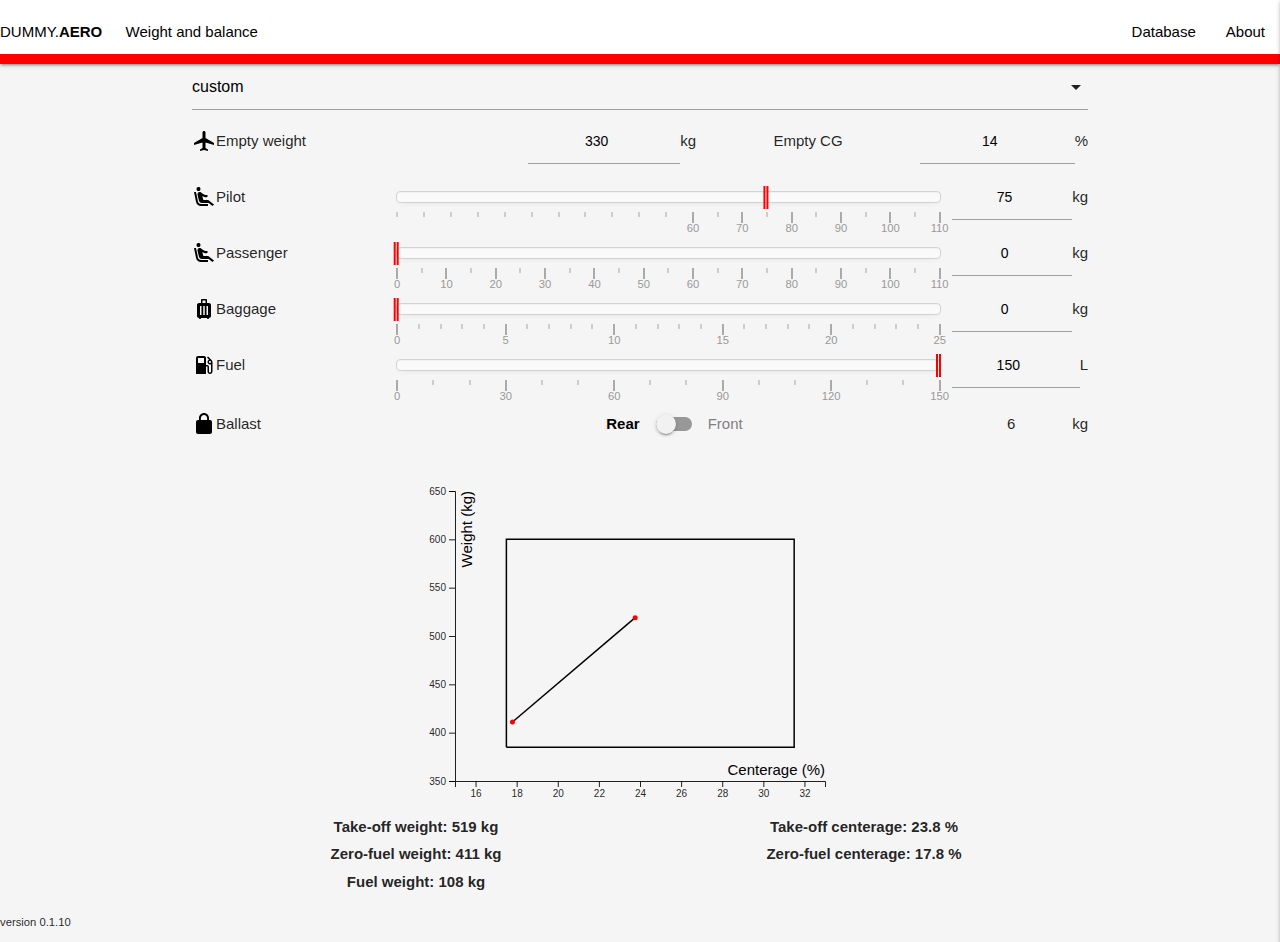
<file: index.html>
<html lang="en">

<head>
    <meta charset="UTF-8">
    <meta name="viewport" content="width=device-width, initial-scale=1.0, maximum-scale=1.0, initial-scale=1.0">
    <meta http-equiv="X-UA-Compatible" content="ie=edge">
    <title>DUMMY.AERO Weight and Balance</title>

    <!-- materialize icons, css & js -->
    <link type="text/css" href="./css/materialize.min.css" rel="stylesheet">
    <link type="text/css" href="./css/nouislider.min.css" rel="stylesheet">
    <link type="text/css" href="./css/styles.css" rel="stylesheet">
    <link rel="manifest" href="./manifest.json">

    <!-- ios support -->
    <link rel="apple-touch-icon" href="./img/icons/icon-96x96.png">
    <meta name="apple-mobile-web-app-status-bar" content="#f5f5f5">
    <meta name="theme-color" content="#f44336">
</head>

<body class="grey lighten-4">
    <!-- navbar -->
    <header>
        <nav class="nav-wrapper white">
            <a class="brand-logo black-text left">DUMMY.<span>AERO</span> &emsp; Weight and balance</a>
            <a href="#" class="sidenav-trigger right valign-wrapper" data-target="mobile-links">
                <img src="./img/google-icons/menu-24px.svg">
            </a>
            <ul class="right hide-on-med-and-down">
                <li><a class="black-text" href="./database.html">Database</a></li>
                <li><a class="black-text" href="./about.html">About</a></li>
            </ul>
        </nav>
        <ul class="sidenav" id="mobile-links">
            <li><a class="black-text" href="./database.html">Database</a></li>
            <li><a class="black-text" href="./about.html">About</a></li>
        </ul>
    </header>

    <!-- Input section -->
    <div class="container">
        <div>
            <select id="selector-msn"></select>
        </div>
        <!-- Empty weight and moment -->
        <div class="row valign-wrapper">
            <div class="col s6 icons">
                <img src="./img/google-icons/airplanemode_active-24px.svg" class="standard-icon">Empty weight
            </div>
            <div class="col s3 input-elements">
                <input class="center" type="number" id="input-empty-weight">
                <span id="unit">kg</span>
            </div>
            <div class="col s4 center">Empty CG
            </div>
            <div class="col s3 input-elements">
                <input class="center" type="number" id="input-start-cg" step=0.1>
                <span id="unit">%</span>
            </div>
        </div>

        <!-- Pilot -->
        <div class="row valign-wrapper">
            <div class="col s4 m3 icons">
                <img src="./img/google-icons/airline_seat_recline_extra-24px.svg" class="standard-icon">Pilot
            </div>
            <div class="col s8 m8 slider-element">
                <div id="slider-pilot"></div>
            </div>
            <div class="col s2 m2 input-elements">
                <input class="center" type="number" id="input-pilot">
                <span id="unit">kg</span>
            </div>
        </div>

        <!-- Passenger -->
        <div class="row valign-wrapper">
            <div class="col s4 m3 icons">
                <img src="./img/google-icons/airline_seat_recline_extra-24px.svg" class="standard-icon" id="icon-pax">
                <img src="./img/google-icons/error_outline_black_24dp.svg" class="warning-icon"
                    id="warning-pax">Passenger
            </div>
            <div class="col s8 m8 slider-element">
                <div id="slider-passenger"></div>
            </div>
            <div class="col s2 m2 input-elements">
                <input class="center" type="number" id="input-passenger">
                <span id="unit">kg</span>
            </div>
        </div>

        <!-- Baggage -->
        <div class="row valign-wrapper">
            <div class="col s4 m3 icons">
                <img src="./img/google-icons/luggage-24px.svg" class="standard-icon" id="icon-baggage">
                <img src="./img/google-icons/error_outline_black_24dp.svg" class="warning-icon"
                    id="warning-baggage">Baggage
            </div>
            <div class="col s8 m8 slider-element">
                <div id="slider-baggage"></div>
                <div id="limiter-box-baggage"></div>
            </div>
            <div class="col s2 m2 input-elements">
                <input class="center" type="number" id="input-baggage">
                <span id="unit">kg</span>
            </div>
        </div>

        <!-- Fuel -->
        <div class="row valign-wrapper">
            <div class="col s4 m3 icons">
                <img src="./img/google-icons/local_gas_station-24px.svg" class="standard-icon" id="icon-fuel">
                <img src="./img/google-icons/error_outline_black_24dp.svg" class="warning-icon" id="warning-fuel">Fuel
            </div>
            <div class="col s8 m8 slider-element">
                <div id="slider-fuel"></div>
                <div id="limiter-box-fuel"></div>
            </div>
            <div class="col s2 m2 input-elements">
                <input class="center" type="number" id="input-fuel">
                <span id="unit">L</span>
            </div>
        </div>

        <!-- Switch ballast -->
        <div class="row valign-wrapper">
            <div class="col s4 m3 icons">
                <img src="./img/google-icons/ballast-24px.svg" class="standard-icon">Ballast
            </div>
            <div class="col s8 m8">
                <div class="switch">
                    <span id="rear-label-ballast">Rear</span>
                    <label>
                        <input type="checkbox" id="switch-ballast">
                        <span class="lever"></span>
                    </label>
                    <span id="front-label-ballast" style="font-weight: bold; color: black;">Front</span>
                </div>
            </div>
            <div class="col s2 m2 input-elements">
                <p class="value">6</p>
                <p class="unit">kg</p>
            </div>
        </div>

        <!-- Warnings -->
        <div class="row warning" id="warning-text-pax" style="display: none;">Occupants weight > 200kg</div>
        <div class="row warning" id="warning-text-baggage" style="display: none;">Baggage weight > 15kg with 2 occupants</div>
        <div class="row warning" id="warning-text-fuel" style="display: none;">Fuel quantity > 100L with 2 occupants</div>

        <!-- Result section -->
        <div class="row center">
            <div id="figure_area"></div>
        </div>

        <div class="row center text-output">
            <p class="col s6 " id="weightTO-output"></p>
            <p class="col s6 " id="centerageTO-output"></p>
            <p class="col s6 " id="weightZF-output"></p>
            <p class="col s6 " id="centerageZF-output"></p>
            <p class="col s6 " id="fuel-output"></p>
        </div>
    </div>

    <p class="version left">version 0.1.10</p>

    <!-- Compiled and minified JavaScript -->
    <script type="text/javascript" src="./js/vendor/materialize.min.js"></script>
    <script type="text/javascript" src="./js/vendor/nouislider.min.js"></script>
    <script type="text/javascript" src="./js/vendor/d3.v6.min.js"></script>

    <script type="text/javascript" src="./js/import_db.js"></script>
    <script type="text/javascript" src="./js/graph.js"></script>
    <script type="text/javascript" src="./js/ui.js"></script>
    <script type="text/javascript" src="./js/app.js"></script>
    <script>
        document.addEventListener('DOMContentLoaded', function () {
            var elems = document.querySelectorAll('.sidenav');
            var instances = M.Sidenav.init(elems, { edge: 'right' });
        });
    </script>

</body>

</html>
</file>
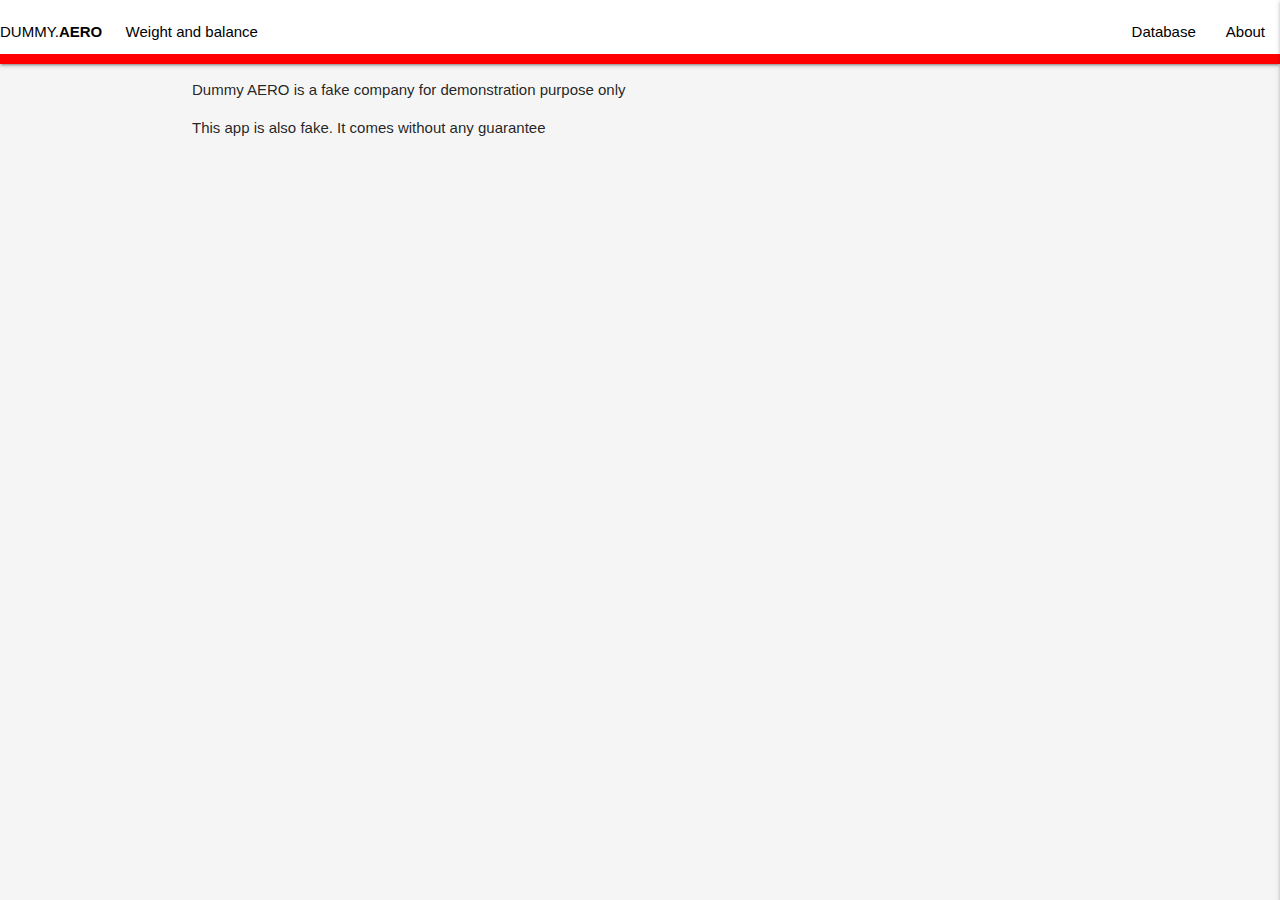
<file: about.html>
<html lang="en">

<head>
    <meta charset="UTF-8">
    <meta name="viewport" content="width=device-width, initial-scale=1.0, maximum-scale=1.0, user-scalable=no">
    <meta http-equiv="X-UA-Compatible" content="ie=edge">
    <title>DUMMY.AERO Weight and Balance</title>

    <!-- materialize icons, css & js -->
    <link type="text/css" href="./css/materialize.min.css" rel="stylesheet">
    <link type="text/css" href="./css/nouislider.min.css" rel="stylesheet">
    <link type="text/css" href="./css/styles.css" rel="stylesheet">
    <link rel="manifest" href="./manifest.json">

    <!-- ios support -->
    <link rel="apple-touch-icon" href="./img/icons/icon-96x96.png">
    <meta name="apple-mobile-web-app-status-bar" content="#f5f5f5">
    <meta name="theme-color" content="#f44336">
</head>

<body class="grey lighten-4">
    <!-- navbar -->
    <header>
        <nav class="nav-wrapper white">
            <a href="./index.html" class="brand-logo black-text left">DUMMY.<span>AERO</span> &emsp; Weight and
                balance</a>
            <a href="#" class="sidenav-trigger right valign-wrapper" data-target="mobile-links">
                <img src="./img/google-icons/menu-24px.svg">
            </a>
            <ul class="right hide-on-med-and-down">
                <li><a class="black-text" href="./database.html">Database</a></li>
                <li><a class="black-text" href="./about.html">About</a></li>
            </ul>
        </nav>
        <ul class="sidenav" id="mobile-links">
            <li><a class="black-text" href="./database.html">Database</a></li>
            <li><a class="black-text" href="./about.html">About</a></li>
        </ul>
    </header>

    <div class="container">
        <p>Dummy AERO is a fake company for demonstration purpose only</p>
        <p>This app is also fake. It comes without any guarantee</p>
    </div>

    <!-- Compiled and minified JavaScript -->
    <script type="text/javascript" src="./js/vendor/materialize.min.js"></script>
    <script type="text/javascript" src="./js/vendor/nouislider.min.js"></script>
    <script type="text/javascript" src="./js/vendor/d3.v6.min.js"></script>

    <script type="text/javascript" src="./js/app.js"></script>
    <script>
        document.addEventListener('DOMContentLoaded', function () {
            var elems = document.querySelectorAll('.sidenav');
            var instances = M.Sidenav.init(elems, { edge: 'right' });
        });
    </script>

</body>
</htmlx
</file>
<file: css/styles.css>
/* colours */
:root {
    --primary: rgb(255, 255, 255);
    --secondary: rgb(255, 0, 0);
    --third: rgb(192, 192, 192);
}

/* nav bar */
nav {
    background: var(--primary);
    border-bottom: 10px solid var(--secondary);
}

nav a {
    color: var(--title);
}

nav a span {
    font-weight: bold;
}

nav .brand-logo {
    font-size: 1rem;
}

/* Container, row and col */
.container { 
    /* border: 1px solid black; */
}

.row {
    margin-bottom: 5px;
    /* border: 1px solid rgb(255, 0, 0); */
}

.col {
    /* border: 1px solid rgb(255, 145, 0); */
}

.row .col {
    margin: 0;
    margin-bottom: 5px;
    padding: 0;
}


/* dropdown */
ul.dropdown-content.select-dropdown li span {
    color: black;
}

.select-wrapper input.select-dropdown:focus {
    border-bottom: 1px solid var(--secondary);
}


/* icons */
.icons {
    position: relative;
    text-align: center;
    display: flex;
    flex-direction: row;
    align-items: center;
}

.warning-icon {
    position: absolute;
    visibility: hidden;
    top: 0px;
    left: 0px;
}


/* input */
.input-elements {
    display: flex;
    flex-direction: row;
    align-items: center;
    padding-left: 1rem;
}

.input-elements .value{
    text-align: center;
    flex-grow: 2;
} 

input[type="number"]:not(.browser-default) {
    margin: 0;
    font-size: 14px;
}

input[type="number"]:not(.browser-default):focus:not([readonly]) {
    box-shadow: none;
    border-color: var(--secondary);
}

input[type=number]:not(.browser-default):disabled {
    color: black;
    border-bottom: none;
}

input[type=checkbox]:checked:not(:disabled)~.lever:active::before {
    background-color: var(--third);
}


/* Slider */
.row .col.slider-element{
    position: relative;
    margin-right: 0.75rem;
}

/* Limiters box on slider */
#limiter-box-baggage{
    background: var(--third);
    height: 0.65rem;
    width: 40%;
    float: right;
    position: absolute;
    border-radius: 3px;
    top: 0.05rem;
    right: 0;
    display: none;
}

#limiter-box-fuel{
    background: var(--third);
    height: 0.65rem;
    width: 33.3333%;
    float: right;
    position: absolute;
    border-radius: 3px;
    top: 0.05rem;
    right: 0;
    display: none;
}

.noUi-horizontal {
    height: 0.75rem;
}

.noUi-pips-horizontal {
    font-size: 0.75rem
}

.noUi-marker-horizontal.noUi-marker-large {
    height: 0.75rem;
}

.noUi-base .noUi-handle::before {
    background: var(--secondary);
    height: 1.5rem;
    width: 2px;
}

.noUi-base .noUi-handle::after {
    background: var(--secondary);
    height: 1.5rem;
    width: 2px;
}

.noUi-horizontal .noUi-handle {
    box-shadow: none;
    background: none;
    border: none;
    cursor: ew-resize;
    top: -12px;
}

/* Switch */
.switch {
    display: flex;
    justify-content: center;
    align-items: center;
}

.switch label input[type=checkbox]:checked+.lever {
    background-color: var(--third);
}

.switch label input[type=checkbox]:checked+.lever:after {
    background-color: var(--primary)
}

/* Warnings */
.warning {
    color: red;
    font-weight: bold;
    text-align: center;    
}

/* text-output area */
.text-output {
    font-weight: bold;
}

/* version */
.version {
    font-size: 0.75rem;
}


/* DATABASE PAGE */
#msn-items{
    margin-top: 20px;
}

.card-panel.msn-item{
    border-radius: 8px;
    padding: 10px;
    box-shadow: 0px 1px 3px rgba(90,90,90,0.1);
    display: grid;
    grid-template-columns: 6fr 2fr;
    grid-template-areas: "details delete";
    position: relative;
}

.msn-item-details{
    grid-area: details;
    margin-top: 6px;
}
.msn-item-delete{
    grid-area: delete;
    position: absolute;
    bottom: 0px;
    right: 0px;
}

.msn-item-title{
    font-weight: bold;
}
.msn-item-content{
    font-size: 0.8em;
}
</file>
<file: css/nouislider.min.css>
/*! nouislider - 14.6.3 - 11/19/2020 */
.noUi-target,.noUi-target *{-webkit-touch-callout:none;-webkit-tap-highlight-color:transparent;-webkit-user-select:none;-ms-touch-action:none;touch-action:none;-ms-user-select:none;-moz-user-select:none;user-select:none;-moz-box-sizing:border-box;box-sizing:border-box}.noUi-target{position:relative}.noUi-base,.noUi-connects{width:100%;height:100%;position:relative;z-index:1}.noUi-connects{overflow:hidden;z-index:0}.noUi-connect,.noUi-origin{will-change:transform;position:absolute;z-index:1;top:0;right:0;-ms-transform-origin:0 0;-webkit-transform-origin:0 0;-webkit-transform-style:preserve-3d;transform-origin:0 0;transform-style:flat}.noUi-connect{height:100%;width:100%}.noUi-origin{height:10%;width:10%}.noUi-txt-dir-rtl.noUi-horizontal .noUi-origin{left:0;right:auto}.noUi-vertical .noUi-origin{width:0}.noUi-horizontal .noUi-origin{height:0}.noUi-handle{-webkit-backface-visibility:hidden;backface-visibility:hidden;position:absolute}.noUi-touch-area{height:100%;width:100%}.noUi-state-tap .noUi-connect,.noUi-state-tap .noUi-origin{-webkit-transition:transform .3s;transition:transform .3s}.noUi-state-drag *{cursor:inherit!important}.noUi-horizontal{height:18px}.noUi-horizontal .noUi-handle{width:34px;height:28px;right:-17px;top:-6px}.noUi-vertical{width:18px}.noUi-vertical .noUi-handle{width:28px;height:34px;right:-6px;top:-17px}.noUi-txt-dir-rtl.noUi-horizontal .noUi-handle{left:-17px;right:auto}.noUi-target{background:#FAFAFA;border-radius:4px;border:1px solid #D3D3D3;box-shadow:inset 0 1px 1px #F0F0F0,0 3px 6px -5px #BBB}.noUi-connects{border-radius:3px}.noUi-connect{background:#3FB8AF}.noUi-draggable{cursor:ew-resize}.noUi-vertical .noUi-draggable{cursor:ns-resize}.noUi-handle{border:1px solid #D9D9D9;border-radius:3px;background:#FFF;cursor:default;box-shadow:inset 0 0 1px #FFF,inset 0 1px 7px #EBEBEB,0 3px 6px -3px #BBB}.noUi-active{box-shadow:inset 0 0 1px #FFF,inset 0 1px 7px #DDD,0 3px 6px -3px #BBB}.noUi-handle:after,.noUi-handle:before{content:"";display:block;position:absolute;height:14px;width:1px;background:#E8E7E6;left:14px;top:6px}.noUi-handle:after{left:17px}.noUi-vertical .noUi-handle:after,.noUi-vertical .noUi-handle:before{width:14px;height:1px;left:6px;top:14px}.noUi-vertical .noUi-handle:after{top:17px}[disabled] .noUi-connect{background:#B8B8B8}[disabled] .noUi-handle,[disabled].noUi-handle,[disabled].noUi-target{cursor:not-allowed}.noUi-pips,.noUi-pips *{-moz-box-sizing:border-box;box-sizing:border-box}.noUi-pips{position:absolute;color:#999}.noUi-value{position:absolute;white-space:nowrap;text-align:center}.noUi-value-sub{color:#ccc;font-size:10px}.noUi-marker{position:absolute;background:#CCC}.noUi-marker-sub{background:#AAA}.noUi-marker-large{background:#AAA}.noUi-pips-horizontal{padding:10px 0;height:80px;top:100%;left:0;width:100%}.noUi-value-horizontal{-webkit-transform:translate(-50%,50%);transform:translate(-50%,50%)}.noUi-rtl .noUi-value-horizontal{-webkit-transform:translate(50%,50%);transform:translate(50%,50%)}.noUi-marker-horizontal.noUi-marker{margin-left:-1px;width:2px;height:5px}.noUi-marker-horizontal.noUi-marker-sub{height:10px}.noUi-marker-horizontal.noUi-marker-large{height:15px}.noUi-pips-vertical{padding:0 10px;height:100%;top:0;left:100%}.noUi-value-vertical{-webkit-transform:translate(0,-50%);transform:translate(0,-50%);padding-left:25px}.noUi-rtl .noUi-value-vertical{-webkit-transform:translate(0,50%);transform:translate(0,50%)}.noUi-marker-vertical.noUi-marker{width:5px;height:2px;margin-top:-1px}.noUi-marker-vertical.noUi-marker-sub{width:10px}.noUi-marker-vertical.noUi-marker-large{width:15px}.noUi-tooltip{display:block;position:absolute;border:1px solid #D9D9D9;border-radius:3px;background:#fff;color:#000;padding:5px;text-align:center;white-space:nowrap}.noUi-horizontal .noUi-tooltip{-webkit-transform:translate(-50%,0);transform:translate(-50%,0);left:50%;bottom:120%}.noUi-vertical .noUi-tooltip{-webkit-transform:translate(0,-50%);transform:translate(0,-50%);top:50%;right:120%}.noUi-horizontal .noUi-origin>.noUi-tooltip{-webkit-transform:translate(50%,0);transform:translate(50%,0);left:auto;bottom:10px}.noUi-vertical .noUi-origin>.noUi-tooltip{-webkit-transform:translate(0,-18px);transform:translate(0,-18px);top:auto;right:28px}
</file>
